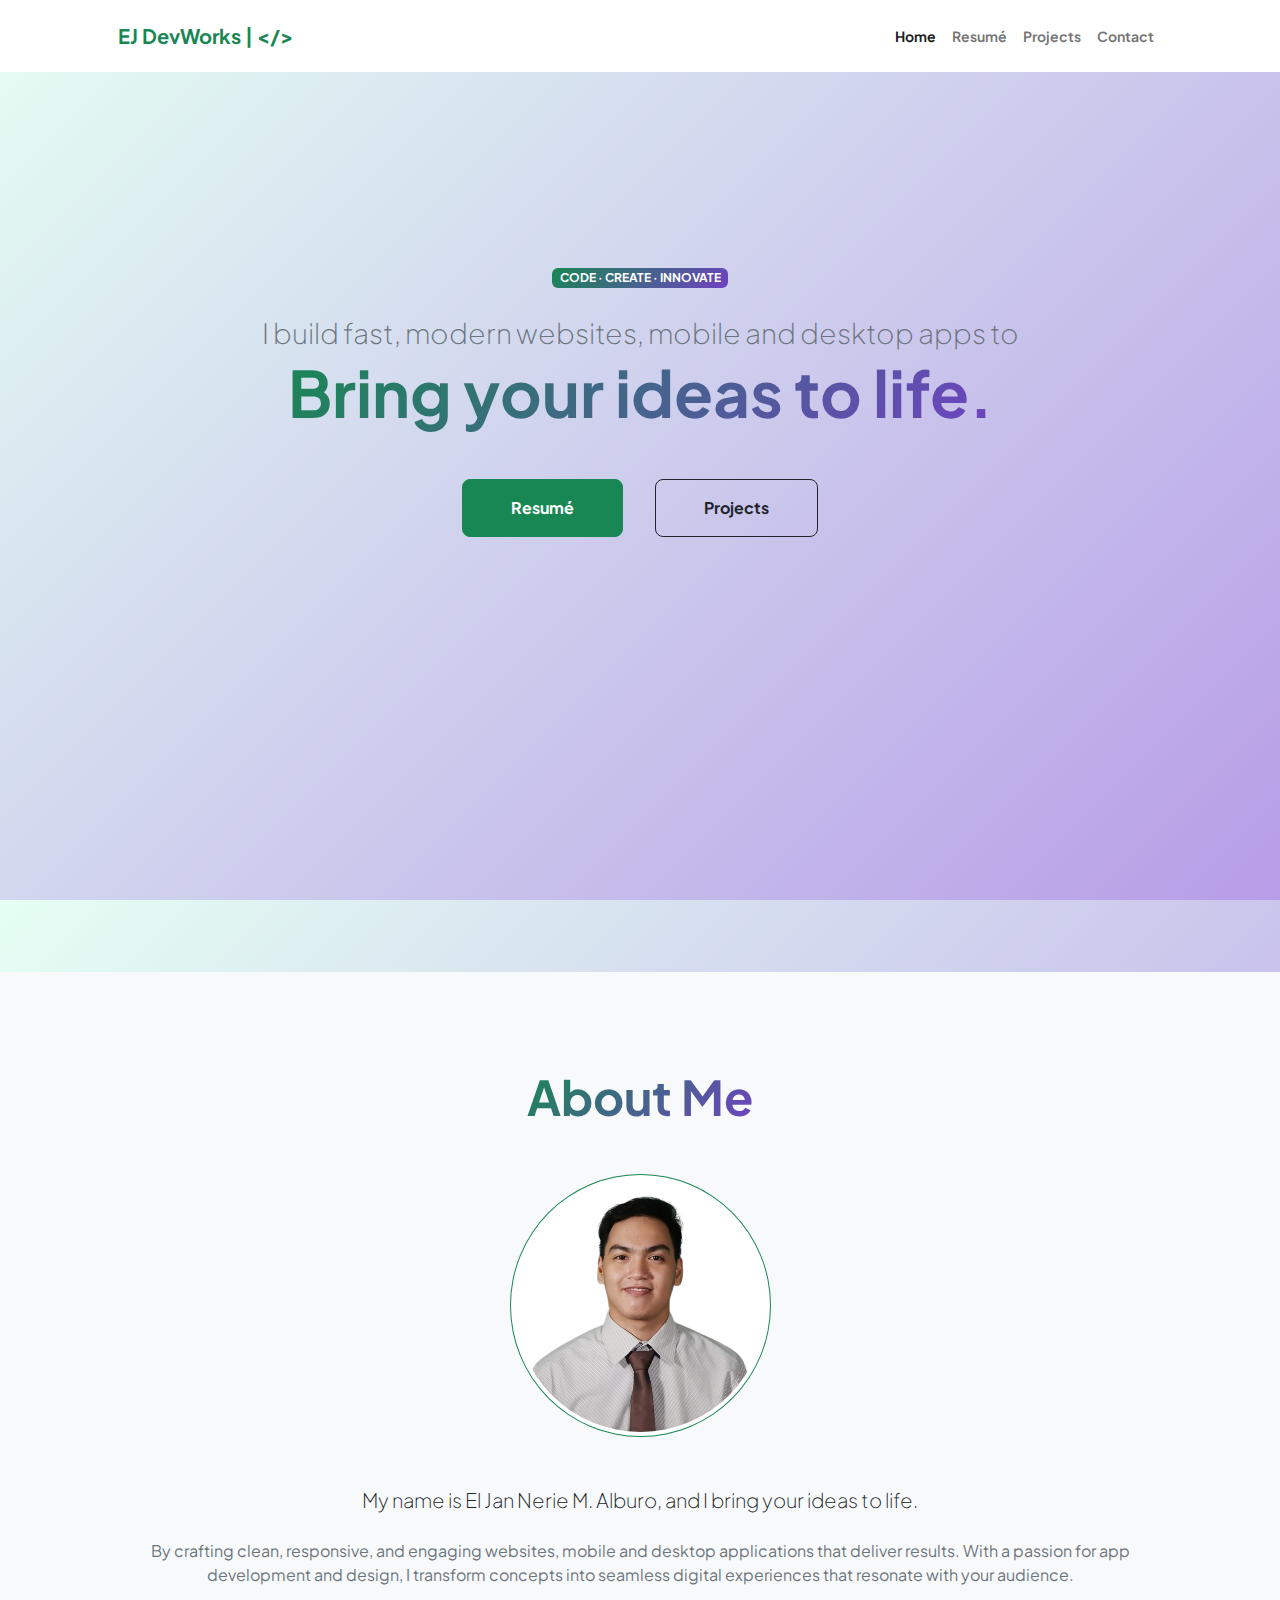
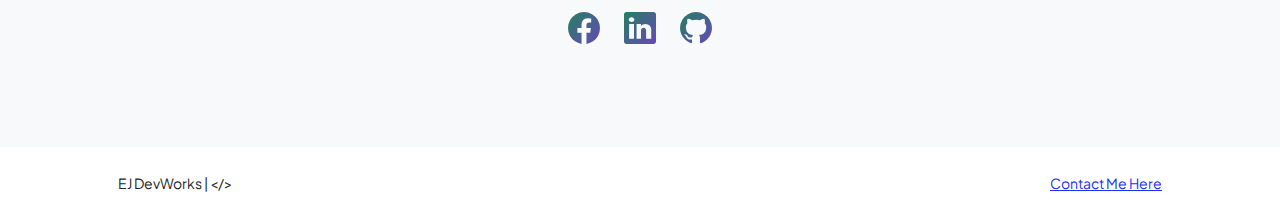
<file: index.html>
<!DOCTYPE html>
<html lang="en">
    <head>
        <meta charset="utf-8" />
        <meta name="viewport" content="width=device-width, initial-scale=1, shrink-to-fit=no" />
        <meta name="description" content="" />
        <meta name="author" content="" />
        <title>El Jan Dev.</title>
        <!-- Favicon-->
        <link rel="icon" type="image/x-icon" href="assets/favicon.ico" />
        <!-- Custom Google font-->
        <link rel="preconnect" href="https://fonts.googleapis.com" />
        <link rel="preconnect" href="https://fonts.gstatic.com" crossorigin />
        <link href="https://fonts.googleapis.com/css2?family=Plus+Jakarta+Sans:wght@100;200;300;400;500;600;700;800;900&amp;display=swap" rel="stylesheet" />
        <!-- Bootstrap icons-->
        <link href="https://cdn.jsdelivr.net/npm/bootstrap-icons@1.8.1/font/bootstrap-icons.css" rel="stylesheet" />
        <!-- Core theme CSS (includes Bootstrap)-->
        <link href="css/styles.css" rel="stylesheet" />
    </head>
    <body class="d-flex flex-column h-100 bg-gradient-back">
        <main class="flex-shrink-0 ">
            <!-- Navigation-->
            <nav class="navbar navbar-expand-lg navbar-light bg-white py-3">
                <div class="container px-5">
                    <a class="navbar-brand" href="index.html"><span class="fw-bolder text-primary">EJ DevWorks | <&sol;></span></a>
                    <button class="navbar-toggler" type="button" data-bs-toggle="collapse" data-bs-target="#navbarSupportedContent" aria-controls="navbarSupportedContent" aria-expanded="false" aria-label="Toggle navigation"><span class="navbar-toggler-icon"></span></button>
                    <div class="collapse navbar-collapse" id="navbarSupportedContent">
                        <ul class="navbar-nav ms-auto mb-2 mb-lg-0 small fw-bolder">
                            <li class="nav-item"><a class="nav-link active" href="index.html">Home</a></li>
                            <li class="nav-item"><a class="nav-link" href="resume.html">Resumé</a></li>
                            <li class="nav-item"><a class="nav-link" href="projects.html">Projects</a></li>
                            <li class="nav-item"><a class="nav-link" href="contact.html">Contact</a></li>
                        </ul>
                    </div>
                </div>
            </nav>
            <!-- Header-->
            <header class="py-5" style="height: 100vh;">
                <div class="container px-5 pb-5 pt-5">
                    <div class="row gx-5 pt-5 align-items-center">
                        <div class="col-xxl-12 pt-5">
                            <!-- Header text content-->
                            <div class="text-center text-xxl-end">
                                <div class="badge bg-gradient-primary-to-secondary text-white mb-4"><div class="text-uppercase">Code &middot; Create &middot; innovate</div></div>
                                <div class="fs-3 fw-light text-muted">I build fast, modern websites, mobile and desktop apps to</div>
                                <h1 class="display-3 fw-bolder mb-5"><span class="text-gradient d-inline">Bring your ideas to life.</span></h1>
                                <div class="d-grid gap-3 d-sm-flex justify-content-sm-center justify-content-xxl-end mb-3">
                                    <a class="btn btn-primary btn-lg px-5 py-3 me-sm-3 fs-6 fw-bolder" href="resume.html">Resumé</a>
                                    <a class="btn btn-outline-dark btn-lg px-5 py-3 fs-6 fw-bolder" href="projects.html">Projects</a>
                                </div>
                            </div>
                        </div>
                    </div>
                </div>
            </header>
            <!-- About Section-->
            <section class="bg-light py-5">
                <div class="container px-5">
                    <div class="row gx-5 justify-content-center">
                        <div class="col-xxl-8">
                            <div class="text-center my-5">
                                <h2 class="display-5 fw-bolder mb-5"><span class="text-gradient d-inline">About Me</span></h2>
                                <img src="assets/profile1.png" class="img-thumbnail rounded-circle h-25 w-25 mb-5 border-primary" alt="">
                                <p class="lead fw-light mb-4">My name is El Jan Nerie M. Alburo, and I bring your ideas to life. </p>
                                <p class="text-muted">By crafting clean, responsive, and engaging websites, mobile and desktop applications that deliver results. With a passion for app development and design, I transform concepts into seamless digital experiences that resonate with your audience.</p>
                                <div class="d-flex justify-content-center fs-2 gap-4">
                                    <a class="text-gradient" target="_blank" href="https://www.facebook.com/ejnalburo6"><i class="bi bi-facebook"></i></a>
                                    <a class="text-gradient" target="_blank" href="https://www.linkedin.com/in/el-jan-nerie-alburo-6b28a41b1"><i class="bi bi-linkedin"></i></a>
                                    <a class="text-gradient" target="_blank" href="https://github.com/ejnalburo"><i class="bi bi-github"></i></a>
                                </div>
                            </div>
                        </div>
                    </div>
                </div>
            </section>
        </main>
        <!-- Footer-->
        <footer class="bg-white py-4 mt-auto">
            <div class="container px-5">
                <div class="row align-items-center justify-content-between flex-column flex-sm-row">
                    <div class="col-auto"><div class="small m-0">EJ DevWorks | <&sol;></div></div>
                    <div class="col-auto">
                        <a class="small" href="contact.html">Contact Me Here</a>
                    </div>
                </div>
            </div>
        </footer>
        <!-- Bootstrap core JS-->
        <script src="https://cdn.jsdelivr.net/npm/bootstrap@5.2.3/dist/js/bootstrap.bundle.min.js"></script>
        <!-- Core theme JS-->
        <script src="https://code.jquery.com/jquery-3.7.1.min.js"></script>
        <script src="js/scripts.js"></script>
    </body>
</html>
</file>
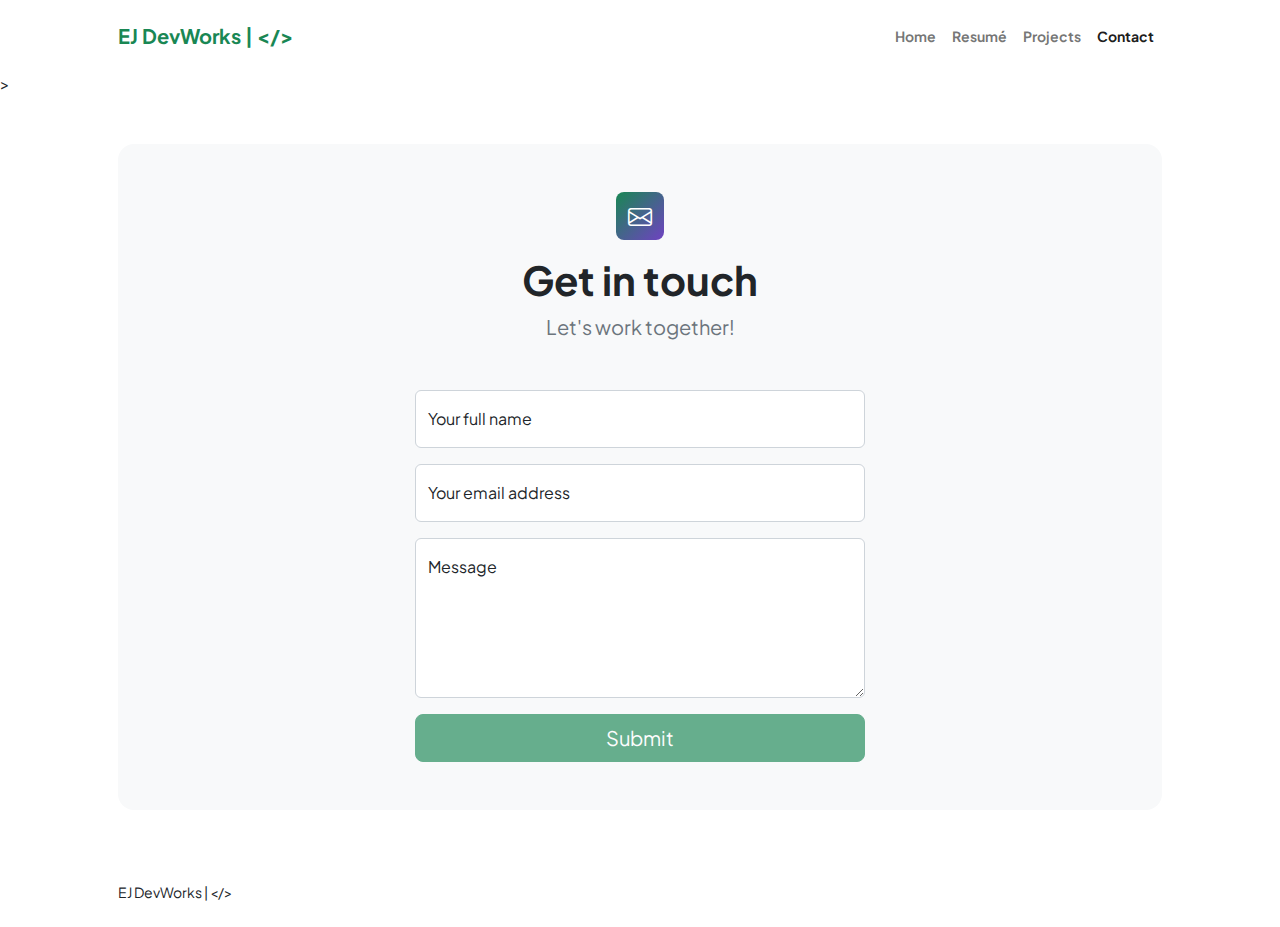
<file: contact.html>
<!DOCTYPE html>
<html lang="en">
    <head>
        <meta charset="utf-8" />
        <meta name="viewport" content="width=device-width, initial-scale=1, shrink-to-fit=no" />
        <meta name="description" content />
        <meta name="author" content />
        <title>El Jan Dev.</title>
        <!-- Favicon-->
        <link rel="icon" type="image/x-icon" href="assets/favicon.ico" />
        <!-- Custom Google font-->
        <link rel="preconnect" href="https://fonts.googleapis.com" />
        <link rel="preconnect" href="https://fonts.gstatic.com" crossorigin />
        <link href="https://fonts.googleapis.com/css2?family=Plus+Jakarta+Sans:wght@100;200;300;400;500;600;700;800;900&amp;display=swap" rel="stylesheet" />
        <!-- Bootstrap icons-->
        <link href="https://cdn.jsdelivr.net/npm/bootstrap-icons@1.8.1/font/bootstrap-icons.css" rel="stylesheet" />
        <!-- Core theme CSS (includes Bootstrap)-->
        <link href="css/styles.css" rel="stylesheet" />
    </head>
    <body class="d-flex flex-column">
        <main class="flex-shrink-0">
            <!-- Navigation-->
            <nav class="navbar navbar-expand-lg navbar-light bg-white py-3">
                <div class="container px-5">
                    <a class="navbar-brand" href="index.html"><span class="fw-bolder text-primary">EJ DevWorks | <&sol;></span></a>
                    <button class="navbar-toggler" type="button" data-bs-toggle="collapse" data-bs-target="#navbarSupportedContent" aria-controls="navbarSupportedContent" aria-expanded="false" aria-label="Toggle navigation"><span class="navbar-toggler-icon"></span></button>
                    <div class="collapse navbar-collapse" id="navbarSupportedContent">
                        <ul class="navbar-nav ms-auto mb-2 mb-lg-0 small fw-bolder">
                            <li class="nav-item"><a class="nav-link" href="index.html">Home</a></li>
                            <li class="nav-item"><a class="nav-link" href="resume.html">Resumé</a></li>
                            <li class="nav-item"><a class="nav-link" href="projects.html">Projects</a></li>
                            <li class="nav-item"><a class="nav-link active" href="contact.html">Contact</a></li>
                        </ul>
                    </div>
                </div>
            </nav>>
            <!-- Page content-->
            <section class="py-5">
                <div class="container px-5">
                    <!-- Contact form-->
                    <div class="bg-light rounded-4 py-5 px-4 px-md-5">
                        <div class="text-center mb-5">
                            <div class="feature bg-primary bg-gradient-primary-to-secondary text-white rounded-3 mb-3"><i class="bi bi-envelope"></i></div>
                            <h1 class="fw-bolder">Get in touch</h1>
                            <p class="lead fw-normal text-muted mb-0">Let's work together!</p>
                        </div>
                        <div class="row gx-5 justify-content-center">
                            <div class="col-lg-8 col-xl-6">
                                <!-- * * * * * * * * * * * * * * *-->
                                <!-- * * SB Forms Contact Form * *-->
                                <!-- * * * * * * * * * * * * * * *-->
                                <!-- This form is pre-integrated with SB Forms.-->
                                <!-- To make this form functional, sign up at-->
                                <!-- https://startbootstrap.com/solution/contact-forms-->
                                <!-- to get an API token!-->
                                <form id="contactForm" data-sb-form-api-token="API_TOKEN">
                                    <!-- Name input-->
                                    <div class="form-floating mb-3">
                                        <input class="form-control" id="name" type="text" placeholder="Enter your name..." data-sb-validations="required" />
                                        <label for="name">Your full name</label>
                                        <div class="invalid-feedback" data-sb-feedback="name:required">A name is required.</div>
                                    </div>
                                    <!-- Email address input-->
                                    <div class="form-floating mb-3">
                                        <input class="form-control" id="email" type="email" placeholder="name@example.com" data-sb-validations="required,email" />
                                        <label for="email">Your email address</label>
                                        <div class="invalid-feedback" data-sb-feedback="email:required">An email is required.</div>
                                        <div class="invalid-feedback" data-sb-feedback="email:email">Email is not valid.</div>
                                    </div>
                                    <!-- Phone number input-->
                                    <!-- <div class="form-floating mb-3">
                                        <input class="form-control" id="phone" type="tel" placeholder="(123) 456-7890" data-sb-validations="required" />
                                        <label for="phone">Phone number</label>
                                        <div class="invalid-feedback" data-sb-feedback="phone:required">A phone number is required.</div>
                                    </div> -->
                                    <!-- Message input-->
                                    <div class="form-floating mb-3">
                                        <textarea class="form-control" id="message" type="text" placeholder="Enter your message here..." style="height: 10rem" data-sb-validations="required"></textarea>
                                        <label for="message">Message</label>
                                        <div class="invalid-feedback" data-sb-feedback="message:required">A message is required.</div>
                                    </div>
                                    <!-- Submit success message-->
                                    <!---->
                                    <!-- This is what your users will see when the form-->
                                    <!-- has successfully submitted-->
                                    <div class="d-none" id="submitSuccessMessage">
                                        <div class="text-center mb-3">
                                            <div class="fw-bolder">Form submission successful!</div>
                                        </div>
                                    </div>
                                    <!-- Submit error message-->
                                    <!---->
                                    <!-- This is what your users will see when there is-->
                                    <!-- an error submitting the form-->
                                    <div class="d-none" id="submitErrorMessage"><div class="text-center text-danger mb-3">Error sending message!</div></div>
                                    <!-- Submit Button-->
                                    <div class="d-grid"><button class="btn btn-primary btn-lg disabled" id="submitButton" type="submit">Submit</button></div>
                                </form>
                            </div>
                        </div>
                    </div>
                </div>
            </section>
        </main>
        <!-- Footer-->
        <footer class="bg-white py-4 mt-auto">
            <div class="container px-5">
                <div class="row align-items-center justify-content-between flex-column flex-sm-row">
                    <div class="col-auto"><div class="small m-0">EJ DevWorks | <&sol;></div></div>
                </div>
            </div>
        </footer>
        <!-- Bootstrap core JS-->
        <script src="https://cdn.jsdelivr.net/npm/bootstrap@5.2.3/dist/js/bootstrap.bundle.min.js"></script>
        <!-- Core theme JS-->
        <script src="https://code.jquery.com/jquery-3.7.1.min.js"></script>
        <script src="js/scripts.js"></script>
        <!-- * * * * * * * * * * * * * * * * * * * * * * * * * * * * * * * * * * * * * * * *-->
        <!-- * *                               SB Forms JS                               * *-->
        <!-- * * Activate your form at https://startbootstrap.com/solution/contact-forms * *-->
        <!-- * * * * * * * * * * * * * * * * * * * * * * * * * * * * * * * * * * * * * * * *-->
        <script src="https://cdn.startbootstrap.com/sb-forms-latest.js"></script>
    </body>
</html>
</file>
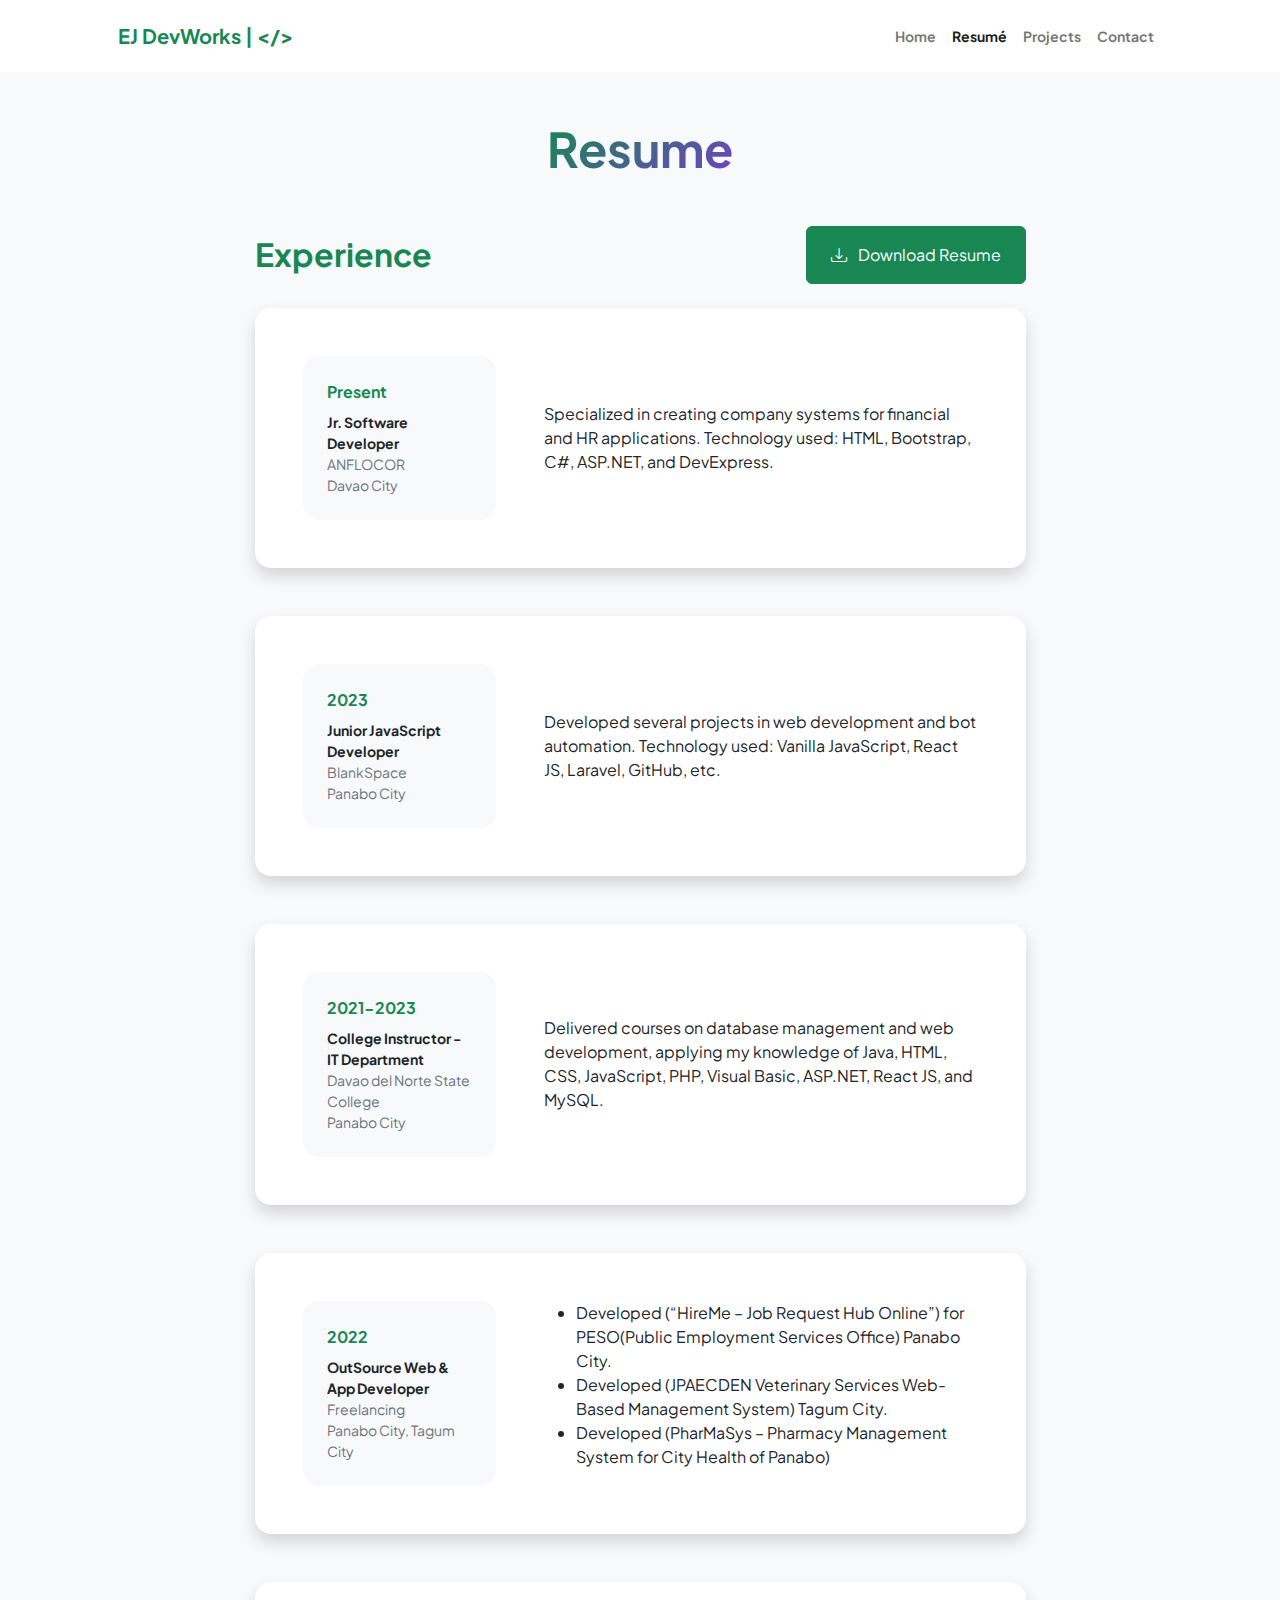
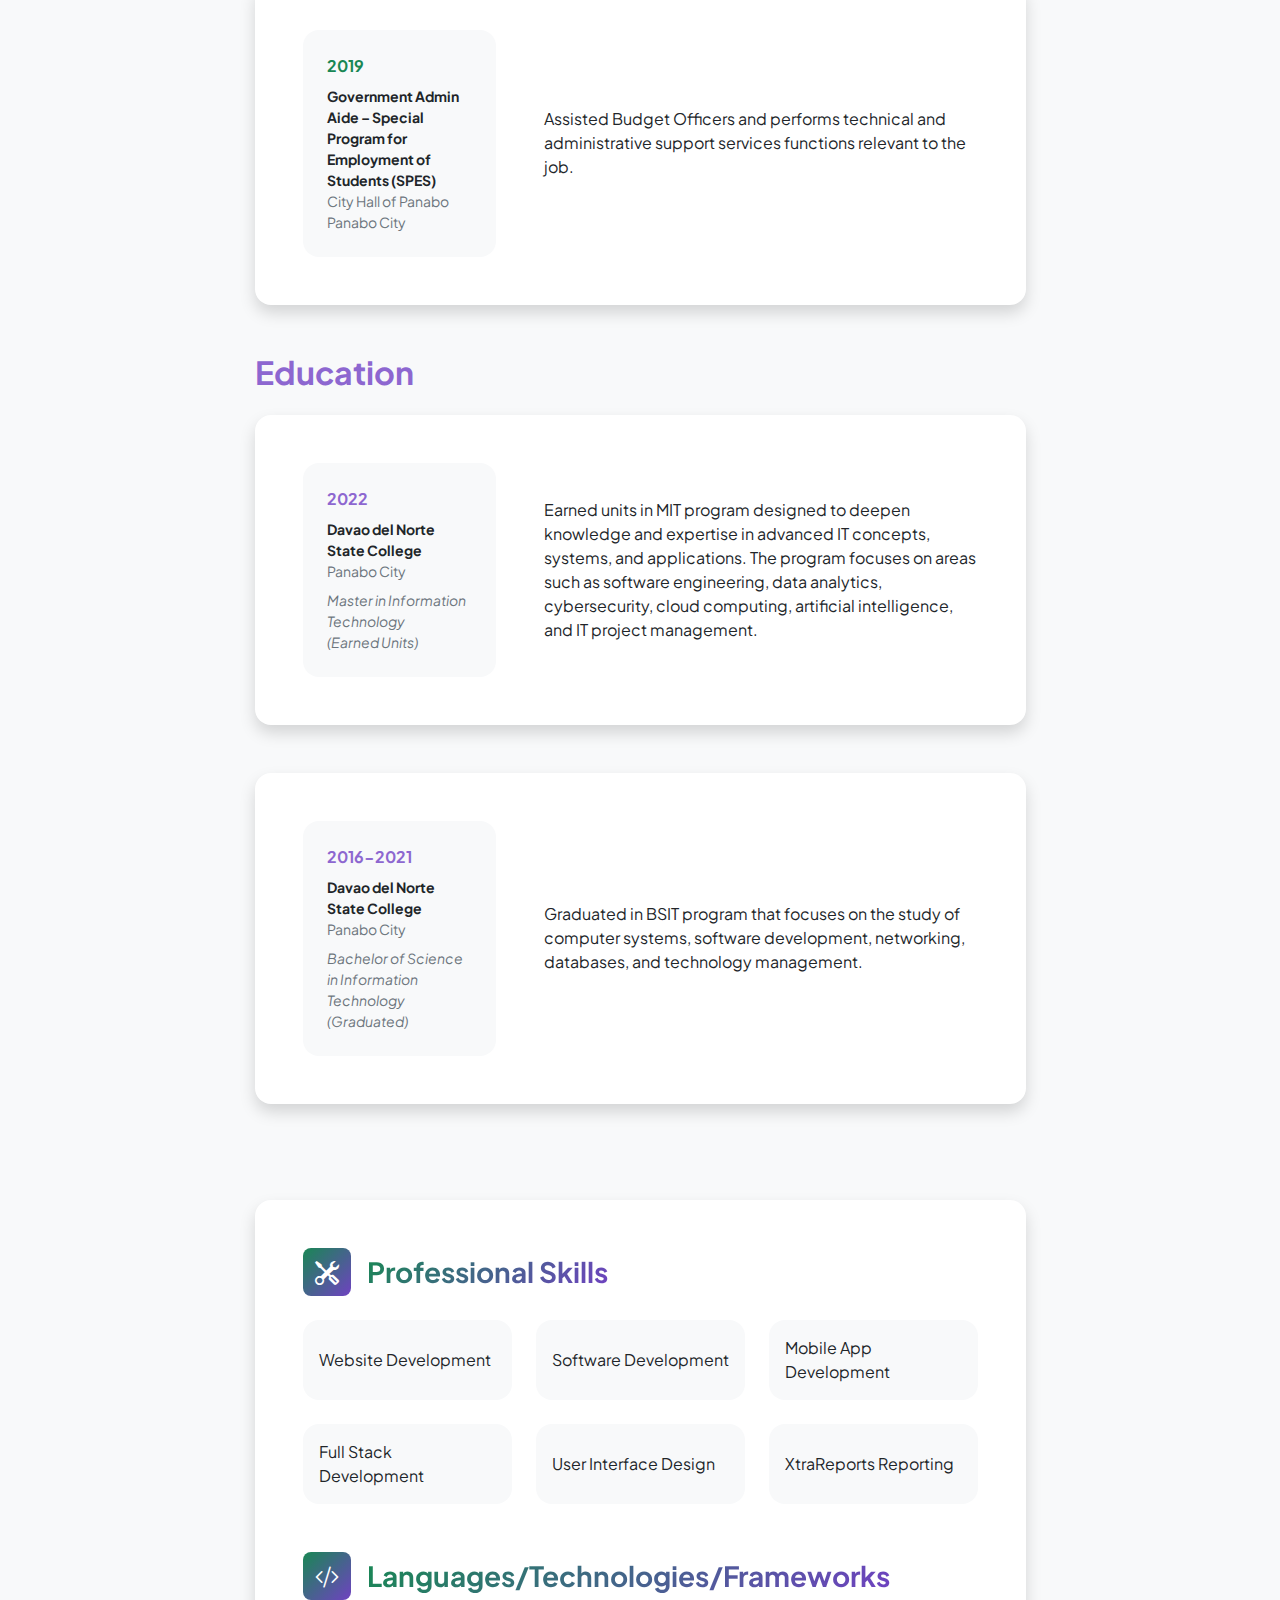
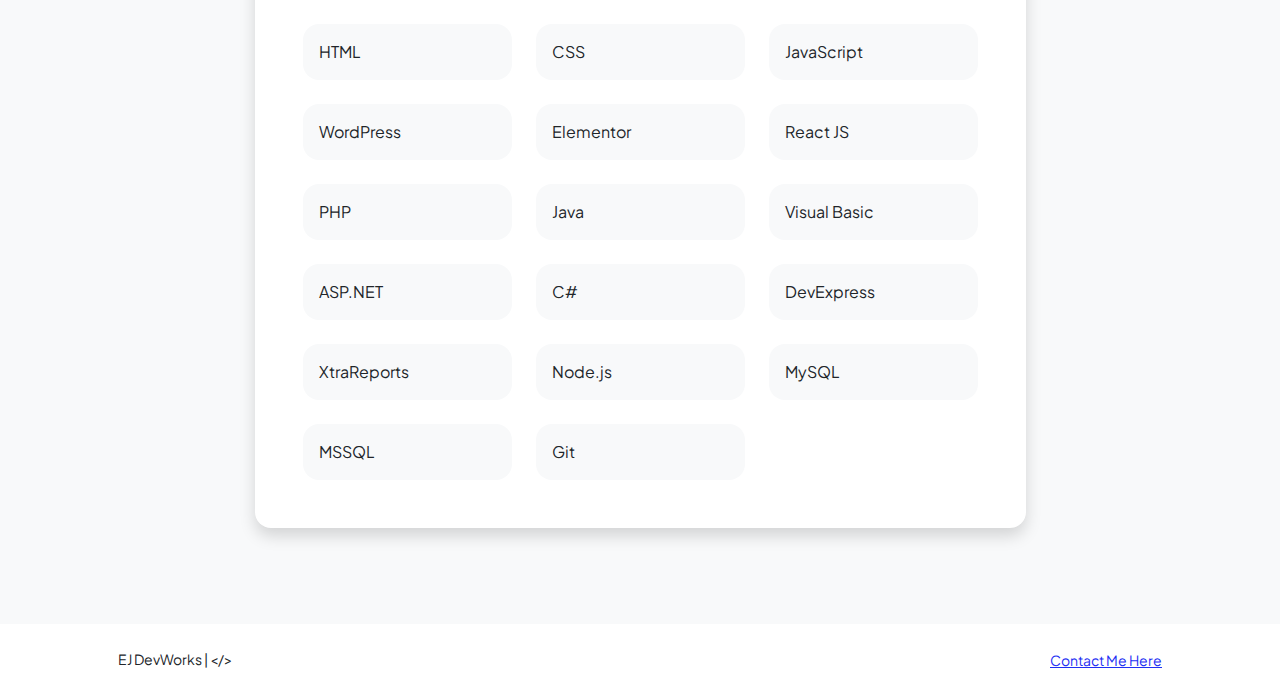
<file: resume.html>
<!DOCTYPE html>
<html lang="en">
    <head>
        <meta charset="utf-8" />
        <meta name="viewport" content="width=device-width, initial-scale=1, shrink-to-fit=no" />
        <meta name="description" content="" />
        <meta name="author" content="" />
        <title>El Jan Dev.</title>
        <!-- Favicon-->
        <link rel="icon" type="image/x-icon" href="assets/favicon.ico" />
        <!-- Custom Google font-->
        <link rel="preconnect" href="https://fonts.googleapis.com" />
        <link rel="preconnect" href="https://fonts.gstatic.com" crossorigin />
        <link href="https://fonts.googleapis.com/css2?family=Plus+Jakarta+Sans:wght@100;200;300;400;500;600;700;800;900&amp;display=swap" rel="stylesheet" />
        <!-- Bootstrap icons-->
        <link href="https://cdn.jsdelivr.net/npm/bootstrap-icons@1.8.1/font/bootstrap-icons.css" rel="stylesheet" />
        <!-- Core theme CSS (includes Bootstrap)-->
        <link href="css/styles.css" rel="stylesheet" />
    </head>
    <body class="d-flex flex-column h-100 bg-light">
        <main class="flex-shrink-0">
            <!-- Navigation-->
            <nav class="navbar navbar-expand-lg navbar-light bg-white py-3">
                <div class="container px-5">
                    <a class="navbar-brand" href="index.html"><span class="fw-bolder text-primary">EJ DevWorks | <&sol;></span></a>
                    <button class="navbar-toggler" type="button" data-bs-toggle="collapse" data-bs-target="#navbarSupportedContent" aria-controls="navbarSupportedContent" aria-expanded="false" aria-label="Toggle navigation"><span class="navbar-toggler-icon"></span></button>
                    <div class="collapse navbar-collapse" id="navbarSupportedContent">
                        <ul class="navbar-nav ms-auto mb-2 mb-lg-0 small fw-bolder">
                            <li class="nav-item"><a class="nav-link" href="index.html">Home</a></li>
                            <li class="nav-item"><a class="nav-link active" href="resume.html">Resumé</a></li>
                            <li class="nav-item"><a class="nav-link" href="projects.html">Projects</a></li>
                            <li class="nav-item"><a class="nav-link" href="contact.html">Contact</a></li>
                        </ul>
                    </div>
                </div>
            </nav>
            <!-- Page Content-->
            <div class="container px-5 my-5">
                <div class="text-center mb-5">
                    <h1 class="display-5 fw-bolder mb-0"><span class="text-gradient d-inline">Resume</span></h1>
                </div>
                <div class="row gx-5 justify-content-center">
                    <div class="col-lg-11 col-xl-9 col-xxl-8">
                        <!-- Experience Section-->
                        <section>
                            <div class="d-flex align-items-center justify-content-between mb-4">
                                <h2 class="text-primary fw-bolder mb-0">Experience</h2>
                                <!-- Download resume button-->
                                <!-- Note: Set the link href target to a PDF file within your project-->
                                <a class="btn btn-primary px-4 py-3" href="Alburo-Resume.pdf" download>
                                    <div class="d-inline-block bi bi-download me-2"></div>
                                    Download Resume
                                </a>
                            </div>
                            <!-- Experience Card 1-->
                            <div class="card shadow border-0 rounded-4 mb-5">
                                <div class="card-body p-5">
                                    <div class="row align-items-center gx-5">
                                        <div class="col text-center text-lg-start mb-4 mb-lg-0">
                                            <div class="bg-light p-4 rounded-4">
                                                <div class="text-primary fw-bolder mb-2">Present</div>
                                                <div class="small fw-bolder">Jr. Software Developer</div>
                                                <div class="small text-muted">ANFLOCOR</div>
                                                <div class="small text-muted">Davao City</div>
                                            </div>
                                        </div>
                                        <div class="col-lg-8"><div>Specialized in creating company systems for financial and HR applications. Technology used: HTML, Bootstrap, C#, ASP.NET, and DevExpress.</div></div>
                                    </div>
                                </div>
                            </div>
                            <!-- Experience Card 2-->
                            <div class="card shadow border-0 rounded-4 mb-5">
                                <div class="card-body p-5">
                                    <div class="row align-items-center gx-5">
                                        <div class="col text-center text-lg-start mb-4 mb-lg-0">
                                            <div class="bg-light p-4 rounded-4">
                                                <div class="text-primary fw-bolder mb-2">2023</div>
                                                <div class="small fw-bolder">Junior JavaScript Developer</div>
                                                <div class="small text-muted">BlankSpace</div>
                                                <div class="small text-muted">Panabo City</div>
                                            </div>
                                        </div>
                                        <div class="col-lg-8"><div>Developed several projects in web development and bot automation. Technology used: Vanilla JavaScript, React JS, Laravel, GitHub, 
                                            etc.</div></div>
                                    </div>
                                </div>
                            </div>
                            <!-- Experience Card 3-->
                            <div class="card shadow border-0 rounded-4 mb-5">
                                <div class="card-body p-5">
                                    <div class="row align-items-center gx-5">
                                        <div class="col text-center text-lg-start mb-4 mb-lg-0">
                                            <div class="bg-light p-4 rounded-4">
                                                <div class="text-primary fw-bolder mb-2">2021-2023</div>
                                                <div class="small fw-bolder">College Instructor - IT Department</div>
                                                <div class="small text-muted">Davao del Norte State College</div>
                                                <div class="small text-muted">Panabo City</div>
                                            </div>
                                        </div>
                                        <div class="col-lg-8"><div>Delivered courses on database management and web development, applying my knowledge of Java, HTML, CSS, JavaScript, PHP, Visual Basic, ASP.NET, React JS, and MySQL.</div></div>
                                    </div>
                                </div>
                            </div>
                            <!-- Experience Card 4-->
                            <div class="card shadow border-0 rounded-4 mb-5">
                                <div class="card-body p-5">
                                    <div class="row align-items-center gx-5">
                                        <div class="col text-center text-lg-start mb-4 mb-lg-0">
                                            <div class="bg-light p-4 rounded-4">
                                                <div class="text-primary fw-bolder mb-2">2022</div>
                                                <div class="small fw-bolder">OutSource Web & App Developer</div>
                                                <div class="small text-muted">Freelancing</div>
                                                <div class="small text-muted">Panabo City, Tagum City</div>
                                            </div>
                                        </div>
                                        <div class="col-lg-8">
                                            <div>
                                                <ul>
                                                    <li>
                                                        Developed (“HireMe – Job Request Hub Online”) for PESO(Public Employment Services Office) Panabo City. 
                                                    </li>
                                                    <li>
                                                        Developed (JPAECDEN Veterinary Services Web-Based Management System) Tagum City.
                                                    </li>
                                                    <li>
                                                        Developed (PharMaSys – Pharmacy Management System for City Health of Panabo)
                                                    </li>
                                                </ul>
                                            </div>
                                        </div>
                                    </div>
                                </div>
                            </div>
                            <!-- Experience Card 5-->
                            <div class="card shadow border-0 rounded-4 mb-5">
                                <div class="card-body p-5">
                                    <div class="row align-items-center gx-5">
                                        <div class="col text-center text-lg-start mb-4 mb-lg-0">
                                            <div class="bg-light p-4 rounded-4">
                                                <div class="text-primary fw-bolder mb-2">2019</div>
                                                <div class="small fw-bolder">Government Admin Aide – Special Program for Employment of Students (SPES)</div>
                                                <div class="small text-muted ">City Hall of Panabo</div>
                                                <div class="small text-muted">Panabo City</div>
                                            </div>
                                        </div>
                                        <div class="col-lg-8"><div>Assisted Budget Officers and performs technical and administrative support services functions relevant to the job.</div></div>
                                    </div>
                                </div>
                            </div>
                        </section>
                        <!-- Education Section-->
                        <section>
                            <h2 class="text-secondary fw-bolder mb-4">Education</h2>
                            <!-- Education Card 1-->
                            <div class="card shadow border-0 rounded-4 mb-5">
                                <div class="card-body p-5">
                                    <div class="row align-items-center gx-5">
                                        <div class="col text-center text-lg-start mb-4 mb-lg-0">
                                            <div class="bg-light p-4 rounded-4">
                                                <div class="text-secondary fw-bolder mb-2">2022</div>
                                                <div class="mb-2">
                                                    <div class="small fw-bolder">Davao del Norte State College</div>
                                                    <div class="small text-muted">Panabo City</div>
                                                </div>
                                                <div class="fst-italic">
                                                    <div class="small text-muted">Master in Information Technology</div>
                                                    <div class="small text-muted"><em>(Earned Units)</em></div>
                                                </div>
                                            </div>
                                        </div>
                                        <div class="col-lg-8"><div>Earned units in MIT program designed to deepen knowledge and expertise in advanced IT concepts, systems, and applications. The program focuses on areas such as software engineering, data analytics, cybersecurity, cloud computing, artificial intelligence, and IT project management.</div></div>
                                    </div>
                                </div>
                            </div>
                            <!-- Education Card 2-->
                            <div class="card shadow border-0 rounded-4 mb-5">
                                <div class="card-body p-5">
                                    <div class="row align-items-center gx-5">
                                        <div class="col text-center text-lg-start mb-4 mb-lg-0">
                                            <div class="bg-light p-4 rounded-4">
                                                <div class="text-secondary fw-bolder mb-2">2016-2021</div>
                                                <div class="mb-2">
                                                    <div class="small fw-bolder">Davao del Norte State College</div>
                                                    <div class="small text-muted">Panabo City</div>
                                                </div>
                                                <div class="fst-italic">
                                                    <div class="small text-muted">Bachelor of Science in Information Technology</div>
                                                    <div class="small text-muted"><em>(Graduated)</em></div>
                                                </div>
                                            </div>
                                        </div>
                                        <div class="col-lg-8"><div>Graduated in BSIT program that focuses on the study of computer systems, software development, networking, databases, and technology management.</div></div>
                                    </div>
                                </div>
                            </div>
                        </section>
                        <!-- Divider-->
                        <div class="pb-5"></div>
                        <!-- Skills Section-->
                        <section>
                            <!-- Skillset Card-->
                            <div class="card shadow border-0 rounded-4 mb-5">
                                <div class="card-body p-5">
                                    <!-- Professional skills list-->
                                    <div class="mb-5">
                                        <div class="d-flex align-items-center mb-4">
                                            <div class="feature bg-primary bg-gradient-primary-to-secondary text-white rounded-3 me-3"><i class="bi bi-tools"></i></div>
                                            <h3 class="fw-bolder mb-0"><span class="text-gradient d-inline">Professional Skills</span></h3>
                                        </div>
                                        <div class="row row-cols-1 row-cols-md-3 mb-4">
                                            <div class="col mb-4 mb-md-0"><div class="d-flex align-items-center bg-light rounded-4 p-3 h-100">Website Development</div></div>
                                            <div class="col mb-4 mb-md-0"><div class="d-flex align-items-center bg-light rounded-4 p-3 h-100">Software Development</div></div>
                                            <div class="col"><div class="d-flex align-items-center bg-light rounded-4 p-3 h-100">Mobile App Development</div></div>
                                        </div>
                                        <div class="row row-cols-1 row-cols-md-3">
                                            <div class="col mb-4 mb-md-0"><div class="d-flex align-items-center bg-light rounded-4 p-3 h-100">Full Stack Development</div></div>
                                            <div class="col mb-4 mb-md-0"><div class="d-flex align-items-center bg-light rounded-4 p-3 h-100">User Interface Design</div></div>
                                            <div class="col"><div class="d-flex align-items-center bg-light rounded-4 p-3 h-100">XtraReports Reporting</div></div>
                                        </div>
                                    </div>
                                    <!-- Languages list-->
                                    <div class="mb-0">
                                        <div class="d-flex align-items-center mb-4">
                                            <div class="feature bg-primary bg-gradient-primary-to-secondary text-white rounded-3 me-3"><i class="bi bi-code-slash"></i></div>
                                            <h3 class="fw-bolder mb-0"><span class="text-gradient d-inline">Languages/Technologies/Frameworks</span></h3>
                                        </div>
                                        <div class="row row-cols-1 row-cols-md-3 mb-4">
                                            <div class="col mb-4 mb-md-0"><div class="d-flex align-items-center bg-light rounded-4 p-3 h-100">HTML</div></div>
                                            <div class="col mb-4 mb-md-0"><div class="d-flex align-items-center bg-light rounded-4 p-3 h-100">CSS</div></div>
                                            <div class="col"><div class="d-flex align-items-center bg-light rounded-4 p-3 h-100">JavaScript</div></div>
                                        </div>
                                        <div class="row row-cols-1 row-cols-md-3 mb-4">
                                            <div class="col mb-4 mb-md-0"><div class="d-flex align-items-center bg-light rounded-4 p-3 h-100">WordPress</div></div>
                                            <div class="col mb-4 mb-md-0"><div class="d-flex align-items-center bg-light rounded-4 p-3 h-100">Elementor</div></div>
                                            <div class="col"><div class="d-flex align-items-center bg-light rounded-4 p-3 h-100">React JS</div></div>
                                        </div>
                                        <div class="row row-cols-1 row-cols-md-3 mb-4">
                                            <div class="col mb-4 mb-md-0"><div class="d-flex align-items-center bg-light rounded-4 p-3 h-100">PHP</div></div>
                                            <div class="col mb-4 mb-md-0"><div class="d-flex align-items-center bg-light rounded-4 p-3 h-100">Java</div></div>
                                            <div class="col"><div class="d-flex align-items-center bg-light rounded-4 p-3 h-100">Visual Basic</div></div>
                                        </div>
                                        <div class="row row-cols-1 row-cols-md-3 mb-4">
                                            <div class="col mb-4 mb-md-0"><div class="d-flex align-items-center bg-light rounded-4 p-3 h-100">ASP.NET</div></div>
                                            <div class="col mb-4 mb-md-0"><div class="d-flex align-items-center bg-light rounded-4 p-3 h-100">C#</div></div>
                                            <div class="col"><div class="d-flex align-items-center bg-light rounded-4 p-3 h-100">DevExpress</div></div>
                                        </div>
                                        <div class="row row-cols-1 row-cols-md-3 mb-4">
                                            <div class="col mb-4 mb-md-0"><div class="d-flex align-items-center bg-light rounded-4 p-3 h-100">XtraReports</div></div>
                                            <div class="col mb-4 mb-md-0"><div class="d-flex align-items-center bg-light rounded-4 p-3 h-100">Node.js</div></div>
                                            <div class="col"><div class="d-flex align-items-center bg-light rounded-4 p-3 h-100">MySQL</div></div>
                                        </div>
                                        <div class="row row-cols-1 row-cols-md-3">
                                            <div class="col mb-4 mb-md-0"><div class="d-flex align-items-center bg-light rounded-4 p-3 h-100">MSSQL</div></div>
                                            <div class="col mb-4 mb-md-0"><div class="d-flex align-items-center bg-light rounded-4 p-3 h-100">Git</div></div>
                                        </div>
                                    </div>
                                </div>
                            </div>
                        </section>
                    </div>
                </div>
            </div>
        </main>
        <!-- Footer-->
        <footer class="bg-white py-4 mt-auto">
            <div class="container px-5">
                <div class="row align-items-center justify-content-between flex-column flex-sm-row">
                    <div class="col-auto"><div class="small m-0">EJ DevWorks | <&sol;></div></div>
                    <div class="col-auto">
                        <a class="small" href="contact.html">Contact Me Here</a>
                    </div>
                </div>
            </div>
        </footer>
        <!-- Bootstrap core JS-->
        <script src="https://cdn.jsdelivr.net/npm/bootstrap@5.2.3/dist/js/bootstrap.bundle.min.js"></script>
        <!-- Core theme JS-->
        <script src="https://code.jquery.com/jquery-3.7.1.min.js"></script>
        <script src="js/scripts.js"></script>
    </body>
</html>
</file>
